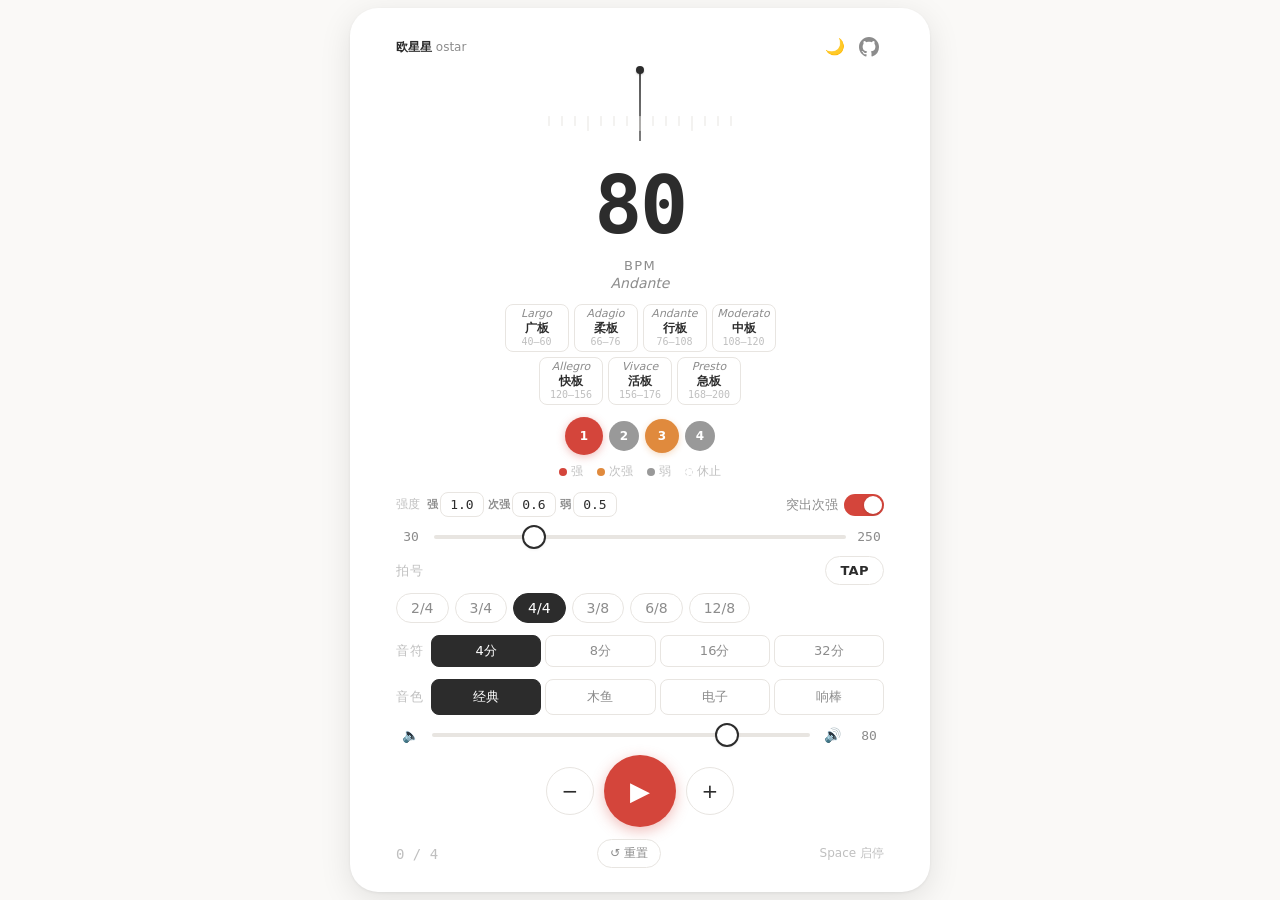
<file: index.html>
<!DOCTYPE html>
<html lang="zh-CN">
<head>
<meta charset="UTF-8">
<meta name="viewport" content="width=device-width, initial-scale=1.0">
<title>节拍器</title>
<link rel="stylesheet" href="assets/metronome.css">
</head>
<body>

<div class="metronome">
  <!-- Header -->
  <div class="metronome-header">
    <div class="metronome-author"><span>欧星星</span> ostar</div>
    <div style="display:flex;align-items:center;gap:4px;">
      <button class="metronome-theme" id="btnTheme" title="切换夜间模式" aria-label="切换夜间模式">🌙</button>
      <a class="metronome-github" href="https://github.com/ostar999/ostar-simple-metronome" target="_blank" rel="noopener" title="GitHub">
        <svg viewBox="0 0 24 24" xmlns="http://www.w3.org/2000/svg"><path d="M12 0C5.37 0 0 5.37 0 12c0 5.31 3.435 9.795 8.205 11.385.6.105.825-.255.825-.57 0-.285-.015-1.23-.015-2.235-3.015.555-3.795-.735-4.035-1.41-.135-.345-.72-1.41-1.23-1.695-.42-.225-1.02-.78-.015-.795.945-.015 1.62.87 1.845 1.23 1.08 1.815 2.805 1.305 3.495.99.105-.78.42-1.305.765-1.605-2.67-.3-5.46-1.335-5.46-5.925 0-1.305.465-2.385 1.23-3.225-.12-.3-.54-1.53.12-3.18 0 0 1.005-.315 3.3 1.23.96-.27 1.98-.405 3-.405s2.04.135 3 .405c2.295-1.56 3.3-1.23 3.3-1.23.66 1.65.24 2.88.12 3.18.765.84 1.23 1.905 1.23 3.225 0 4.605-2.805 5.625-5.475 5.925.435.375.81 1.095.81 2.22 0 1.605-.015 2.895-.015 3.3 0 .315.225.69.825.57A12.02 12.02 0 0 0 24 12c0-6.63-5.37-12-12-12z"/></svg>
      </a>
    </div>
  </div>

  <!-- Pendulum -->
  <div class="pendulum-stage">
    <div class="pendulum-pivot"></div>
    <div class="pendulum-arm" id="pendulumArm"></div>
    <div class="pendulum-weight"></div>
    <div class="scale-marks" id="scaleMarks"></div>
  </div>

  <!-- BPM -->
  <div class="bpm-section">
    <input type="number" class="bpm-value" id="bpmValue" value="80" min="30" max="250" inputmode="numeric">
    <div class="bpm-label">BPM</div>
    <div class="tempo-marking" id="tempoMarking">Andante</div>
    <button class="tempo-toggle" id="tempoToggle"><span class="arrow">▼</span> 速度预设</button>
    <div class="tempo-presets" id="tempoPresets">
      <div class="tempo-presets-row">
        <button class="btn-tempo-preset" data-bpm="50">
          <span class="preset-name">Largo</span><span class="preset-zh">广板</span><span class="preset-bpm">40–60</span>
        </button>
        <button class="btn-tempo-preset" data-bpm="72">
          <span class="preset-name">Adagio</span><span class="preset-zh">柔板</span><span class="preset-bpm">66–76</span>
        </button>
        <button class="btn-tempo-preset" data-bpm="84">
          <span class="preset-name">Andante</span><span class="preset-zh">行板</span><span class="preset-bpm">76–108</span>
        </button>
        <button class="btn-tempo-preset" data-bpm="108">
          <span class="preset-name">Moderato</span><span class="preset-zh">中板</span><span class="preset-bpm">108–120</span>
        </button>
      </div>
      <div class="tempo-presets-row">
        <button class="btn-tempo-preset" data-bpm="132">
          <span class="preset-name">Allegro</span><span class="preset-zh">快板</span><span class="preset-bpm">120–156</span>
        </button>
        <button class="btn-tempo-preset" data-bpm="152">
          <span class="preset-name">Vivace</span><span class="preset-zh">活板</span><span class="preset-bpm">156–176</span>
        </button>
        <button class="btn-tempo-preset" data-bpm="180">
          <span class="preset-name">Presto</span><span class="preset-zh">急板</span><span class="preset-bpm">168–200</span>
        </button>
      </div>
    </div>
  </div>

  <!-- Beat dots -->
  <div class="beat-section">
    <div class="beat-row" id="beatRow"></div>
    <div class="beat-legend">
      <span><span class="legend-dot ld-strong"></span>强</span>
      <span><span class="legend-dot ld-secondary"></span>次强</span>
      <span><span class="legend-dot ld-weak"></span>弱</span>
      <span><span class="legend-dot ld-rest"></span>休止</span>
    </div>
  </div>

  <!-- Gain inputs -->
  <div class="gain-row">
    <span class="gain-label">强度</span>
    <div class="gain-item">
      <span class="gain-tag">强</span>
      <input type="number" id="gainStrong" value="1.0" min="0" max="1" step="0.1">
    </div>
    <div class="gain-item">
      <span class="gain-tag">次强</span>
      <input type="number" id="gainSecondary" value="0.6" min="0" max="1" step="0.1">
    </div>
    <div class="gain-item">
      <span class="gain-tag">弱</span>
      <input type="number" id="gainWeak" value="0.5" min="0" max="1" step="0.1">
    </div>
    <div class="toggle-row gain-toggle">
      <span>突出次强</span>
      <div class="toggle-track on" id="toggleSecondary">
        <div class="toggle-thumb"></div>
      </div>
    </div>
  </div>

  <!-- BPM slider -->
  <div class="slider-row">
    <span class="slider-val">30</span>
    <input type="range" id="bpmSlider" min="30" max="250" value="80" step="1">
    <span class="slider-val">250</span>
  </div>

  <!-- Time signature quick -->
  <div class="ts-quick">
    <div style="display:flex;align-items:center;justify-content:space-between;margin-bottom:8px;">
      <span class="ts-label" style="margin-bottom:0;">拍号</span>
      <button class="btn btn-tap" id="btnTap" style="width:auto;height:auto;padding:6px 14px;font-size:13px;">TAP</button>
    </div>
    <div class="ts-buttons" id="tsButtons">
      <button class="btn-ts-quick" data-beats="2" data-denom="4" data-pattern="strong,weak">2/4</button>
      <button class="btn-ts-quick" data-beats="3" data-denom="4" data-pattern="strong,weak,weak">3/4</button>
      <button class="btn-ts-quick active" data-beats="4" data-denom="4" data-pattern="strong,weak,secondary,weak">4/4</button>
      <button class="btn-ts-quick" data-beats="3" data-denom="8" data-pattern="strong,weak,weak">3/8</button>
      <button class="btn-ts-quick" data-beats="6" data-denom="8" data-pattern="strong,weak,weak,secondary,weak,weak">6/8</button>
      <button class="btn-ts-quick" data-beats="12" data-denom="8" data-pattern="strong,weak,weak,secondary,weak,weak,secondary,weak,weak,secondary,weak,weak">12/8</button>
    </div>
  </div>

  <!-- Subdivision -->
  <div class="sub-row">
    <span class="sub-label">音符</span>
    <div class="sub-buttons" id="subButtons">
      <button class="btn-sub active" data-note="4">4分</button>
      <button class="btn-sub" data-note="8">8分</button>
      <button class="btn-sub" data-note="16">16分</button>
      <button class="btn-sub" data-note="32">32分</button>
    </div>
  </div>

  <!-- Sound + Volume -->
  <div class="sound-row">
    <span class="sound-label">音色</span>
    <div class="sound-options" id="soundOptions">
      <button class="btn-sound active" data-sound="classic">经典</button>
      <button class="btn-sound" data-sound="wood">木鱼</button>
      <button class="btn-sound" data-sound="digital">电子</button>
      <button class="btn-sound" data-sound="clave">响棒</button>
    </div>
  </div>
  <div class="slider-row">
    <span class="slider-label">🔈</span>
    <input type="range" id="volumeSlider" min="0" max="100" value="80" step="1">
    <span class="slider-label">🔊</span>
    <span class="slider-val" id="volumeVal">80</span>
  </div>

  <!-- Main controls -->
  <div class="main-controls">
    <button class="btn btn-sm" id="btnMinus" aria-label="减速">−</button>
    <button class="btn btn-play" id="btnPlay" aria-label="播放/暂停">
      <span id="playIcon">▶</span>
    </button>
    <button class="btn btn-sm" id="btnPlus" aria-label="加速">+</button>
  </div>

  <!-- Footer -->
  <div class="footer">
    <span class="beat-counter" id="beatCounter">0 / 4</span>
    <button class="btn-reset" id="btnReset">↺ 重置</button>
    <span class="hint">Space 启停</span>
  </div>
</div>

<script src="assets/metronome.js"></script>
</body>
</html>
</file>
<file: assets/metronome.css>
:root {
    --bg: #faf9f7;
    --surface: #ffffff;
    --text: #2c2c2c;
    --text-secondary: #8c8c8c;
    --text-muted: #bfbfbf;
    --accent: #d4453b;
    --accent-soft: #fce4e2;
    --secondary-accent: #e08a3d;
    --secondary-soft: #fef0e4;
    --weak: #999;
    --weak-soft: #f0f0f0;
    --rest: #ddd;
    --border: #e8e5e1;
    --shadow-sm: 0 1px 3px rgba(0,0,0,0.06);
    --shadow-md: 0 4px 16px rgba(0,0,0,0.08);
    --shadow-lg: 0 8px 32px rgba(0,0,0,0.10);
    --radius: 14px;
    --radius-sm: 8px;
    --radius-full: 999px;
    --transition: 0.15s ease;
  }

  [data-theme="dark"] {
    --bg: #1a1a1c;
    --surface: #252528;
    --text: #e8e8ea;
    --text-secondary: #e8e8ea;
    --text-muted: #d0d0d6;
    --accent: #e0554b;
    --accent-soft: #3a2020;
    --secondary-accent: #d48540;
    --secondary-soft: #3a2a1a;
    --weak: #6a6a6e;
    --weak-soft: #2a2a2e;
    --rest: #4a4a4e;
    --border: #3a3a3e;
    --shadow-sm: 0 1px 3px rgba(0,0,0,0.3);
    --shadow-md: 0 4px 16px rgba(0,0,0,0.35);
    --shadow-lg: 0 8px 32px rgba(0,0,0,0.4);
    color-scheme: dark;
  }
  [data-theme="dark"] .bpm-value:hover,
  [data-theme="dark"] .bpm-value:focus { background: #2a2a2e; }
  [data-theme="dark"] .btn:active { background: #2a2a2e; }
  [data-theme="dark"] .btn-sound.active,
  [data-theme="dark"] .btn-ts-quick.active,
  [data-theme="dark"] .btn-sub.active { color: #1a1a1c; }
  [data-theme="dark"] .btn-play.playing { background: #e8e8ea; color: #1a1a1c; }
  [data-theme="dark"] .gain-item input[type="number"]:disabled,
  [data-theme="dark"] .btn-sub:disabled { background: #1e1e20; }
  [data-theme="dark"] .metronome-github:hover { background: #2a2a2e; }
  [data-theme="dark"] .btn:hover { border-color: #555; }
  [data-theme="dark"] .btn-ts-quick:hover,
  [data-theme="dark"] .btn-sound:hover { border-color: #555; }

  * { margin: 0; padding: 0; box-sizing: border-box; }

  body {
    display: flex;
    align-items: center;
    justify-content: center;
    height: 100vh;
    height: 100dvh;
    padding: 8px;
    background: var(--bg);
    font-family: -apple-system, BlinkMacSystemFont, "SF Pro Display", "Segoe UI", system-ui, sans-serif;
    -webkit-font-smoothing: antialiased;
    user-select: none;
    -webkit-user-select: none;
    -webkit-tap-highlight-color: transparent;
    overflow: hidden;
  }

  .metronome {
    width: 480px;
    max-width: calc(100vw - 24px);
    background: var(--surface);
    border-radius: 28px;
    box-shadow: var(--shadow-lg), var(--shadow-sm);
    padding: 12px 30px 12px;
    display: flex;
    flex-direction: column;
    align-items: center;
    gap: 5px;
    max-height: calc(100vh - 16px);
    max-height: calc(100dvh - 16px);
  }
  .pendulum-stage { display: none; }
  .bpm-value { font-size: 52px; width: 150px; padding: 2px 4px; }
  .bpm-label { font-size: 11px; }
  .tempo-marking { margin-top: 0; font-size: 12px; min-height: 14px; }
  .tempo-presets { margin-top: 4px; gap: 3px; }
  .tempo-presets-row { gap: 3px; }
  .btn-tempo-preset { width: 56px; height: 36px; padding: 3px 4px; }
  .btn-tempo-preset .preset-name { font-size: 8px; }
  .btn-tempo-preset .preset-zh { font-size: 10px; }
  .btn-tempo-preset .preset-bpm { font-size: 8px; }
  .beat-row { gap: 4px; }
  .beat-dot { width: 26px; height: 26px; font-size: 10px; }
  .beat-dot.state-strong { width: 28px; height: 28px; }
  .beat-dot.state-secondary { width: 26px; height: 26px; }
  .beat-dot.state-weak,
  .beat-dot.state-rest { width: 22px; height: 22px; }
  .beat-legend { margin-top: 4px; font-size: 10px; gap: 10px; }
  .gain-row { gap: 3px; }
  .gain-label { font-size: 10px; }
  .gain-tag { font-size: 10px; }
  .gain-item input[type="number"] { width: 34px; font-size: 11px; padding: 3px 1px; }
  .toggle-row { gap: 4px; font-size: 11px; }
  .toggle-track { width: 36px; height: 20px; border-radius: 10px; }
  .toggle-thumb { width: 16px; height: 16px; }
  .toggle-track.on .toggle-thumb { transform: translateX(16px); }
  .btn-play { width: 58px; height: 58px; font-size: 22px; }
  .btn-sm { width: 42px; height: 42px; font-size: 18px; }
  .ts-label { font-size: 11px; margin-bottom: 4px; }
  .ts-buttons { gap: 4px; }
  .btn-ts-quick { padding: 4px 10px; font-size: 12px; }
  .sub-label { font-size: 10px; }
  .sub-buttons { gap: 3px; }
  .btn-sub { padding: 4px 3px; font-size: 11px; }
  .sound-label { font-size: 10px; }
  .sound-options { gap: 3px; }
  .btn-sound { padding: 5px 3px; font-size: 11px; }
  .slider-row { gap: 4px; }
  .slider-label { font-size: 12px; min-width: 22px; }
  .slider-val { font-size: 11px; min-width: 24px; }
  .footer { font-size: 10px; }
  .beat-counter { font-size: 11px; }
  .btn-reset { font-size: 10px; padding: 3px 10px; }
  .hint { font-size: 10px; }
  .metronome-author { font-size: 11px; }
  .metronome-header { margin-bottom: -4px; }
  .metronome-github { width: 26px; height: 26px; }
  .metronome-github svg { width: 18px; height: 18px; }
  .metronome-theme { width: 26px; height: 26px; font-size: 14px; }
  .scale-marks { display: none; }

  @media (min-width: 700px) and (min-height: 800px) {
    .metronome { width: 520px; padding: 18px 40px 18px; gap: 9px; }
    .pendulum-stage { display: flex; width: 150px; height: 120px; }
    .pendulum-arm { height: 92px; }
    .pendulum-weight { top: 70px; width: 24px; height: 28px; margin-left: -12px; }
    .bpm-value { font-size: 72px; width: 200px; }
    .bpm-label { font-size: 13px; }
    .tempo-marking { font-size: 14px; }
    .btn-play { width: 72px; height: 72px; font-size: 26px; }
    .btn-sm { width: 50px; height: 50px; font-size: 20px; }
    .beat-dot { width: 32px; height: 32px; font-size: 12px; }
    .beat-dot.state-strong { width: 36px; height: 36px; }
    .beat-dot.state-secondary { width: 32px; height: 32px; }
    .beat-dot.state-weak,
    .beat-dot.state-rest { width: 28px; height: 28px; }
    .beat-legend { font-size: 12px; }
    .btn-tempo-preset { width: 66px; height: 46px; }
    .btn-tempo-preset .preset-name { font-size: 10px; }
    .btn-tempo-preset .preset-zh { font-size: 12px; }
    .btn-tempo-preset .preset-bpm { font-size: 9px; }
    .gain-item input[type="number"] { width: 40px; font-size: 13px; }
    .toggle-row { font-size: 13px; }
    .btn-ts-quick { font-size: 13px; }
    .btn-sub { font-size: 12px; }
    .btn-sound { font-size: 12px; }
    .footer { font-size: 12px; }
    .beat-counter { font-size: 13px; }
    .metronome-author { font-size: 12px; }
  }

  @media (min-width: 900px) and (min-height: 900px) {
    .metronome { width: 580px; padding: 24px 46px 24px; gap: 12px; }
    .pendulum-stage { display: flex; width: 180px; height: 145px; }
    .pendulum-arm { height: 110px; }
    .pendulum-weight { top: 85px; width: 26px; height: 32px; margin-left: -13px; }
    .bpm-value { font-size: 84px; width: 220px; }
    .bpm-label { font-size: 14px; }
    .tempo-marking { font-size: 15px; }
    .btn-play { width: 80px; height: 80px; font-size: 28px; }
    .btn-sm { width: 54px; height: 54px; font-size: 22px; }
    .beat-dot { width: 36px; height: 36px; }
    .beat-dot.state-strong { width: 40px; height: 40px; }
    .beat-dot.state-secondary { width: 36px; height: 36px; }
    .beat-dot.state-weak,
    .beat-dot.state-rest { width: 32px; height: 32px; }
    .btn-tempo-preset { width: 72px; height: 50px; }
    .btn-tempo-preset .preset-name { font-size: 11px; }
    .btn-tempo-preset .preset-zh { font-size: 13px; }
    .btn-tempo-preset .preset-bpm { font-size: 10px; }
    .gain-item input[type="number"] { width: 42px; font-size: 14px; }
    .gain-label { font-size: 12px; }
    .gain-tag { font-size: 12px; }
    .ts-label { font-size: 13px; }
    .sub-label { font-size: 12px; }
    .sound-label { font-size: 12px; }
    .slider-label { font-size: 14px; }
  }

  /* ── Header ── */
  .metronome-header {
    width: 100%;
    display: flex;
    align-items: center;
    justify-content: space-between;
    margin-bottom: -8px;
  }
  .metronome-author {
    font-size: 12px;
    font-weight: 500;
    color: var(--text-secondary);
  }
  .metronome-author span {
    font-weight: 700;
    color: var(--text);
  }
  .metronome-github {
    display: flex;
    align-items: center;
    justify-content: center;
    width: 30px; height: 30px;
    border-radius: 50%;
    color: var(--text-secondary);
    transition: color var(--transition), background var(--transition);
  }
  .metronome-github:hover {
    color: var(--text);
    background: #f0f0ed;
  }
  .metronome-github svg {
    width: 20px; height: 20px;
    fill: currentColor;
  }
  .metronome-theme {
    display: flex;
    align-items: center;
    justify-content: center;
    width: 30px; height: 30px;
    border-radius: 50%;
    border: none;
    background: transparent;
    color: var(--text-secondary);
    cursor: pointer;
    font-size: 16px;
    transition: color var(--transition), background var(--transition);
    font-family: inherit;
    line-height: 1;
  }
  .metronome-theme:hover {
    color: var(--text);
    background: #f0f0ed;
  }
  [data-theme="dark"] .metronome-theme:hover { background: #2a2a2e; }

  /* ── Pendulum ── */
  .pendulum-stage {
    position: relative;
    width: 190px;
    height: 160px;
    display: flex;
    align-items: flex-start;
    justify-content: center;
    overflow: hidden;
  }
  .pendulum-pivot {
    position: absolute;
    top: 0;
    width: 8px; height: 8px;
    background: var(--text);
    border-radius: 50%;
    z-index: 2;
    box-shadow: 0 1px 2px rgba(0,0,0,0.2);
  }
  .pendulum-arm {
    position: absolute;
    top: 5px;
    width: 2px; height: 120px;
    background: linear-gradient(to bottom, #555, #999);
    transform-origin: top center;
    border-radius: 1px;
  }
  .pendulum-weight {
    position: absolute;
    top: 95px;
    width: 26px; height: 32px;
    background: linear-gradient(135deg, #c4956a, #a0724a);
    border-radius: 5px;
    margin-left: -13px; left: 50%;
    box-shadow: 0 2px 8px rgba(0,0,0,0.18), inset 0 1px 0 rgba(255,255,255,0.3);
  }
  .pendulum-weight::after {
    content: '';
    position: absolute;
    inset: 4px;
    border: 1.5px solid rgba(255,255,255,0.25);
    border-radius: 3px;
  }
  .scale-marks {
    position: absolute;
    bottom: 10px; left: 50%;
    transform: translateX(-50%);
    display: flex; gap: 12px; z-index: 0;
  }
  .scale-mark {
    width: 1px; height: 10px;
    background: var(--border);
    border-radius: 0.5px;
  }
  .scale-mark:nth-child(4n+1) { height: 15px; }

  /* ── BPM ── */
  .bpm-section { text-align: center; line-height: 1; }
  .bpm-value {
    font-size: 80px;
    font-weight: 600;
    color: var(--text);
    letter-spacing: -0.03em;
    font-variant-numeric: tabular-nums;
    font-family: "SF Mono", "JetBrains Mono", "Fira Code", monospace;
    width: 200px;
    text-align: center;
    border: 2px solid transparent;
    border-radius: var(--radius-sm);
    background: transparent;
    outline: none;
    padding: 4px 8px;
    transition: border-color var(--transition), background var(--transition);
    caret-color: var(--accent);
  }
  .bpm-value:hover { background: #fafaf8; }
  .bpm-value:focus { border-color: var(--text); background: #fafaf8; }
  .bpm-value::-webkit-outer-spin-button,
  .bpm-value::-webkit-inner-spin-button { -webkit-appearance: none; margin: 0; }
  .bpm-value[type=number] { -moz-appearance: textfield; }

  .bpm-label {
    display: block;
    font-size: 13px; font-weight: 500;
    color: var(--text-secondary);
    text-transform: uppercase; letter-spacing: 0.1em;
    margin-top: 1px;
  }
  .tempo-marking {
    display: block;
    font-size: 14px; color: var(--text-secondary);
    margin-top: 4px; font-style: italic;
    min-height: 18px;
  }

  /* ── Tempo presets toggle (mobile) ── */
  .tempo-toggle {
    display: none;
    align-items: center;
    gap: 4px;
    font-size: 13px;
    font-weight: 500;
    color: var(--text-secondary);
    cursor: pointer;
    padding: 4px 10px;
    border: 1.5px solid var(--border);
    border-radius: var(--radius-full);
    background: var(--surface);
    font-family: inherit;
    margin-top: 6px;
    transition: all var(--transition);
  }
  .tempo-toggle:hover { border-color: #ccc; color: var(--text); }
  .tempo-toggle .arrow { transition: transform 0.2s ease; font-size: 10px; }
  .tempo-toggle.open .arrow { transform: rotate(180deg); }

  /* ── Tempo presets ── */
  .tempo-presets {
    display: flex;
    flex-direction: column;
    align-items: center;
    gap: 5px;
    margin-top: 10px;
    width: 100%;
    overflow: hidden;
    transition: max-height 0.3s ease, opacity 0.3s ease, margin 0.3s ease;
  }
  .tempo-presets.collapsed {
    max-height: 0;
    opacity: 0;
    margin-top: 0;
    pointer-events: none;
  }
  .tempo-presets-row {
    display: flex;
    justify-content: center;
    gap: 5px;
    width: 100%;
  }
  .btn-tempo-preset {
    display: flex;
    flex-direction: column;
    align-items: center;
    justify-content: center;
    width: 64px;
    height: 48px;
    padding: 4px 6px;
    font-family: inherit;
    border: 1.5px solid var(--border);
    border-radius: var(--radius-sm);
    background: var(--surface);
    color: var(--text-secondary);
    cursor: pointer;
    transition: all var(--transition);
    outline: none;
    -webkit-tap-highlight-color: transparent;
    line-height: 1.25;
    flex: none;
  }
  .btn-tempo-preset:hover { border-color: #ccc; color: var(--text); }
  .btn-tempo-preset:active { transform: scale(0.96); }
  .btn-tempo-preset .preset-name {
    font-size: 11px;
    font-style: italic;
    font-weight: 500;
  }
  .btn-tempo-preset .preset-zh {
    font-size: 12px;
    font-weight: 600;
    color: var(--text);
  }
  .btn-tempo-preset .preset-bpm {
    font-size: 10px;
    color: var(--text-muted);
    font-variant-numeric: tabular-nums;
    font-family: "SF Mono", "JetBrains Mono", "Fira Code", monospace;
  }

  /* ── Beat row ── */
  .beat-section { width: 100%; }
  .beat-row {
    display: flex;
    align-items: center;
    justify-content: center;
    gap: 6px;
    flex-wrap: wrap;
  }
  .beat-dot {
    width: 34px; height: 34px;
    border-radius: 50%;
    cursor: pointer;
    display: flex;
    align-items: center;
    justify-content: center;
    font-size: 12px;
    font-weight: 600;
    color: #fff;
    transition: all var(--transition);
    position: relative;
    flex-shrink: 0;
  }
  .beat-dot::after {
    content: attr(data-label);
    position: absolute;
    bottom: -16px;
    font-size: 10px;
    color: var(--text-muted);
    white-space: nowrap;
    opacity: 0;
    transition: opacity var(--transition);
  }
  .beat-dot:hover::after { opacity: 1; }
  .beat-dot:active { transform: scale(0.9); }

  /* beat state styles */
  .beat-dot.state-strong {
    background: var(--accent);
    width: 38px; height: 38px;
    box-shadow: 0 2px 8px rgba(212,69,59,0.35);
  }
  .beat-dot.state-secondary {
    background: var(--secondary-accent);
    width: 34px; height: 34px;
    box-shadow: 0 2px 6px rgba(224,138,61,0.3);
  }
  .beat-dot.state-weak {
    background: var(--weak);
    width: 30px; height: 30px;
  }
  .beat-dot.state-rest {
    background: transparent;
    border: 2px dashed var(--rest);
    color: var(--text-muted);
    width: 30px; height: 30px;
  }
  /* active glow */
  .beat-dot.active {
    outline: 3px solid rgba(0,0,0,0.15);
    outline-offset: 4px;
  }
  .beat-dot.state-strong.active {
    outline-color: rgba(212,69,59,0.4);
  }
  /* sub-beat dot */
  .beat-dot.sub-dot {
    width: 10px; height: 10px;
    background: var(--border);
    color: transparent;
    cursor: default;
    font-size: 0;
    align-self: center;
  }
  .beat-dot.sub-dot.active {
    background: var(--text-secondary);
  }

  .beat-legend {
    display: flex;
    justify-content: center;
    gap: 14px;
    margin-top: 8px;
    font-size: 12px;
    color: var(--text-muted);
  }
  .beat-legend span { display: flex; align-items: center; gap: 4px; }
  .legend-dot {
    width: 8px; height: 8px;
    border-radius: 50%;
    display: inline-block;
  }
  .legend-dot.ld-strong { background: var(--accent); }
  .legend-dot.ld-secondary { background: var(--secondary-accent); }
  .legend-dot.ld-weak { background: var(--weak); }
  .legend-dot.ld-rest { background: transparent; border: 1.5px dashed var(--rest); }

  /* ── Slider row ── */
  .slider-row {
    width: 100%;
    display: flex;
    align-items: center;
    gap: 8px;
  }
  .slider-row input[type="range"] {
    flex: 1;
    -webkit-appearance: none;
    appearance: none;
    height: 4px;
    border-radius: 2px;
    background: var(--border);
    outline: none;
    cursor: pointer;
  }
  .slider-row input[type="range"]::-webkit-slider-thumb {
    -webkit-appearance: none;
    width: 24px; height: 24px;
    border-radius: 50%;
    background: var(--surface);
    border: 2px solid var(--text);
    cursor: pointer;
    box-shadow: var(--shadow-sm);
  }
  .slider-row input[type="range"]::-webkit-slider-thumb:active {
    transform: scale(1.12);
  }
  .slider-label {
    font-size: 14px;
    font-weight: 500;
    color: var(--text-secondary);
    white-space: nowrap;
    min-width: 28px;
    text-align: center;
  }
  .slider-val {
    font-size: 13px;
    font-weight: 500;
    color: var(--text-secondary);
    min-width: 30px;
    text-align: center;
    font-variant-numeric: tabular-nums;
    font-family: "SF Mono", "JetBrains Mono", "Fira Code", monospace;
  }

  /* ── Time sig quick buttons ── */
  .ts-quick {
    width: 100%;
  }
  .ts-label {
    font-size: 13px;
    font-weight: 500;
    color: var(--text-muted);
    margin-bottom: 6px;
    letter-spacing: 0.04em;
  }
  .ts-buttons {
    display: flex;
    flex-wrap: wrap;
    gap: 6px;
  }
  .btn-ts-quick {
    padding: 6px 14px;
    font-size: 14px;
    font-weight: 500;
    border: 1.5px solid var(--border);
    border-radius: var(--radius-full);
    background: var(--surface);
    color: var(--text-secondary);
    cursor: pointer;
    font-family: inherit;
    font-variant-numeric: tabular-nums;
    transition: all var(--transition);
    outline: none;
    -webkit-tap-highlight-color: transparent;
  }
  .btn-ts-quick:hover {
    border-color: #ccc;
    color: var(--text);
  }
  .btn-ts-quick.active {
    background: var(--text);
    color: #fff;
    border-color: var(--text);
  }

  /* ── Subdivision selector ── */
  .sub-row {
    width: 100%;
    display: flex;
    align-items: center;
    gap: 8px;
  }
  .sub-label {
    font-size: 13px;
    font-weight: 500;
    color: var(--text-muted);
    letter-spacing: 0.04em;
    white-space: nowrap;
  }
  .sub-buttons {
    display: flex;
    gap: 4px;
    flex: 1;
  }
  .btn-sub {
    flex: 1;
    padding: 6px 4px;
    font-size: 13px;
    font-weight: 500;
    border: 1.5px solid var(--border);
    border-radius: var(--radius-sm);
    background: var(--surface);
    color: var(--text-secondary);
    cursor: pointer;
    font-family: inherit;
    transition: all var(--transition);
    outline: none;
    text-align: center;
    -webkit-tap-highlight-color: transparent;
  }
  .btn-sub:hover { border-color: #ccc; color: var(--text); }
  .btn-sub.active {
    background: var(--text);
    color: #fff;
    border-color: var(--text);
  }
  .btn-sub:disabled {
    background: #f5f5f3;
    color: var(--text-muted);
    cursor: not-allowed;
    opacity: 0.5;
  }

  /* ── Sound selector ── */
  .sound-row {
    width: 100%;
    display: flex;
    align-items: center;
    gap: 8px;
  }
  .sound-label {
    font-size: 13px;
    font-weight: 500;
    color: var(--text-muted);
    letter-spacing: 0.04em;
    white-space: nowrap;
  }
  .sound-options {
    display: flex;
    gap: 4px;
    flex: 1;
  }
  .btn-sound {
    flex: 1;
    padding: 8px 4px;
    font-size: 13px;
    font-weight: 500;
    border: 1.5px solid var(--border);
    border-radius: var(--radius-sm);
    background: var(--surface);
    color: var(--text-secondary);
    cursor: pointer;
    font-family: inherit;
    transition: all var(--transition);
    outline: none;
    text-align: center;
    -webkit-tap-highlight-color: transparent;
  }
  .btn-sound:hover { border-color: #ccc; color: var(--text); }
  .btn-sound.active {
    background: var(--text);
    color: #fff;
    border-color: var(--text);
  }

  /* ── Toggle switch ── */
  .toggle-row {
    display: flex;
    align-items: center;
    gap: 6px;
    font-size: 13px;
    font-weight: 500;
    color: var(--text-secondary);
  }
  .toggle-track {
    width: 40px; height: 22px;
    border-radius: 11px;
    background: var(--border);
    cursor: pointer;
    position: relative;
    transition: background var(--transition);
    flex-shrink: 0;
  }
  .toggle-track.on {
    background: var(--accent);
  }
  .toggle-thumb {
    width: 18px; height: 18px;
    border-radius: 50%;
    background: #fff;
    position: absolute;
    top: 2px; left: 2px;
    transition: transform var(--transition);
    box-shadow: 0 1px 3px rgba(0,0,0,0.15);
  }
  .toggle-track.on .toggle-thumb {
    transform: translateX(18px);
  }

  /* ── Gain inputs ── */
  .gain-row {
    display: flex;
    align-items: center;
    gap: 4px;
    width: 100%;
  }
  .gain-label {
    font-size: 12px;
    font-weight: 500;
    color: var(--text-muted);
    letter-spacing: 0.04em;
    white-space: nowrap;
    margin-right: 2px;
  }
  .gain-item {
    display: flex;
    align-items: center;
    gap: 2px;
  }
  .gain-tag {
    font-size: 11px;
    font-weight: 600;
    color: var(--text-secondary);
    white-space: nowrap;
  }
  .gain-item input[type="number"] {
    width: 44px;
    padding: 4px 2px;
    font-size: 13px;
    font-weight: 500;
    font-family: "SF Mono", "JetBrains Mono", "Fira Code", monospace;
    font-variant-numeric: tabular-nums;
    text-align: center;
    border: 1.5px solid var(--border);
    border-radius: var(--radius-sm);
    background: var(--surface);
    color: var(--text);
    outline: none;
    transition: border-color var(--transition);
    -moz-appearance: textfield;
  }
  .gain-item input[type="number"]::-webkit-outer-spin-button,
  .gain-item input[type="number"]::-webkit-inner-spin-button {
    display: none;
  }
  .gain-item input[type="number"]:focus {
    border-color: var(--text);
  }
  .gain-item input[type="number"]:disabled {
    background: #f5f5f3;
    color: var(--text-muted);
    cursor: not-allowed;
  }

  .gain-toggle {
    margin-left: auto;
    flex-shrink: 0;
  }

  /* ── Main controls ── */
  .main-controls {
    display: flex;
    align-items: center;
    gap: 10px;
    width: 100%;
    justify-content: center;
  }
  .btn {
    display: inline-flex;
    align-items: center;
    justify-content: center;
    border: 1.5px solid var(--border);
    background: var(--surface);
    border-radius: var(--radius-full);
    cursor: pointer;
    font-family: inherit;
    font-size: 15px;
    font-weight: 500;
    color: var(--text);
    transition: all var(--transition);
    outline: none;
    -webkit-tap-highlight-color: transparent;
  }
  .btn:active { transform: scale(0.96); background: #f5f5f3; }
  .btn-play {
    width: 72px; height: 72px;
    border-radius: 50%;
    font-size: 26px;
    border: none;
    background: var(--accent);
    color: #fff;
    box-shadow: 0 4px 14px rgba(212,69,59,0.35);
    flex-shrink: 0;
  }
  .btn-play:active { transform: scale(0.94); box-shadow: 0 2px 8px rgba(212,69,59,0.3); }
  .btn-play.playing { background: #2c2c2c; box-shadow: 0 4px 14px rgba(0,0,0,0.2); }
  .btn-sm {
    width: 48px; height: 48px;
    font-size: 20px; font-weight: 400;
  }
  .btn-tap {
    width: 48px; height: 48px;
    font-size: 13px; font-weight: 600;
    letter-spacing: 0.03em;
  }

  /* ── Footer ── */
  .footer {
    display: flex;
    width: 100%;
    justify-content: space-between;
    align-items: center;
    font-size: 13px;
    color: var(--text-muted);
  }
  .beat-counter {
    font-variant-numeric: tabular-nums;
    font-family: "SF Mono", "JetBrains Mono", "Fira Code", monospace;
    font-size: 14px;
  }
  .hint { color: var(--text-muted); font-size: 12px; }
  .btn-reset {
    padding: 5px 12px;
    font-size: 12px;
    font-weight: 500;
    border: 1.5px solid var(--border);
    border-radius: var(--radius-full);
    background: var(--surface);
    color: var(--text-secondary);
    cursor: pointer;
    font-family: inherit;
    transition: all var(--transition);
    outline: none;
    -webkit-tap-highlight-color: transparent;
  }
  .btn-reset:hover { border-color: var(--accent); color: var(--accent); }
  .btn-reset:active { transform: scale(0.95); background: var(--accent-soft); }

  /* ── Divider ── */
  .divider {
    width: 100%;
    height: 1px;
    background: var(--border);
    margin: -4px 0;
  }

  /* ── Responsive ── */
  @media (max-width: 460px) {
    .metronome { width: calc(100vw - 12px); padding: 20px 18px 16px; gap: 11px; border-radius: 22px; }
    .pendulum-stage { display: none; }
    .bpm-value { font-size: 54px; width: 150px; }
    .bpm-section { gap: 0; }
    .bpm-label { font-size: 12px; }
    .tempo-marking { margin-top: 2px; font-size: 14px; min-height: 18px; }
    .tempo-toggle { display: inline-flex; font-size: 13px; padding: 5px 12px; }
    .tempo-presets { margin-top: 8px; gap: 5px; }
    .tempo-presets-row { gap: 5px; flex-wrap: wrap; }
    .btn-tempo-preset { width: 82px; height: 46px; padding: 5px 6px; }
    .btn-tempo-preset .preset-name { font-size: 10px; }
    .btn-tempo-preset .preset-zh { font-size: 12px; }
    .btn-tempo-preset .preset-bpm { font-size: 10px; }
    .beat-row { gap: 5px; }
    .beat-dot { width: 26px; height: 26px; font-size: 11px; }
    .beat-dot.state-strong { width: 28px; height: 28px; }
    .beat-dot.state-secondary { width: 26px; height: 26px; }
    .beat-dot.state-weak,
    .beat-dot.state-rest { width: 22px; height: 22px; }
    .beat-dot::after { bottom: -14px; font-size: 9px; }
    .beat-legend { margin-top: 7px; font-size: 12px; gap: 12px; }
    .gain-row { gap: 4px; }
    .gain-label { font-size: 11px; }
    .gain-tag { font-size: 11px; }
    .gain-item input[type="number"] { width: 38px; font-size: 12px; padding: 4px 2px; }
    .toggle-row { font-size: 12px; gap: 5px; }
    .toggle-track { width: 38px; height: 22px; border-radius: 11px; }
    .toggle-thumb { width: 18px; height: 18px; }
    .toggle-track.on .toggle-thumb { transform: translateX(16px); }
    .slider-row { gap: 5px; }
    .slider-label { font-size: 14px; min-width: 24px; }
    .slider-val { font-size: 12px; min-width: 26px; }
    .ts-quick { margin-top: 0; }
    .ts-label { font-size: 12px; margin-bottom: 5px; }
    .ts-buttons { gap: 5px; }
    .btn-ts-quick { padding: 5px 10px; font-size: 12px; }
    .sub-row { gap: 5px; }
    .sub-label { font-size: 11px; }
    .sub-buttons { gap: 4px; }
    .btn-sub { padding: 5px 4px; font-size: 12px; }
    .sound-row { gap: 5px; }
    .sound-label { font-size: 11px; }
    .sound-options { gap: 4px; }
    .btn-sound { padding: 6px 4px; font-size: 12px; }
    .btn-play { width: 58px; height: 58px; font-size: 22px; }
    .btn-sm { width: 44px; height: 44px; font-size: 18px; }
    .btn-tap { width: auto; height: auto; padding: 6px 12px; font-size: 12px; }
    .footer { font-size: 11px; gap: 4px; justify-content: center; }
    .beat-counter { font-size: 12px; }
    .hint { display: none; }
    .btn-reset { font-size: 11px; padding: 4px 12px; }
    .metronome-header { margin-bottom: -2px; }
    .metronome-author { font-size: 12px; }
    .divider { display: none; }
    .main-controls { gap: 8px; }
  }

  @media (max-width: 380px) {
    .metronome { width: 100vw; border-radius: 0; padding: 14px 12px 12px; gap: 8px; }
    .bpm-value { font-size: 44px; width: 120px; }
    .bpm-label { font-size: 11px; }
    .tempo-marking { font-size: 12px; }
    .tempo-toggle { font-size: 12px; padding: 4px 10px; }
    .tempo-presets { margin-top: 5px; gap: 4px; }
    .tempo-presets-row { gap: 4px; }
    .btn-tempo-preset { width: 72px; height: 42px; padding: 4px 5px; }
    .btn-tempo-preset .preset-name { font-size: 9px; }
    .btn-tempo-preset .preset-zh { font-size: 11px; }
    .btn-tempo-preset .preset-bpm { font-size: 9px; }
    .beat-dot { width: 22px; height: 22px; font-size: 10px; }
    .beat-dot.state-strong { width: 24px; height: 24px; }
    .beat-dot.state-secondary { width: 22px; height: 22px; }
    .beat-dot.state-weak,
    .beat-dot.state-rest { width: 18px; height: 18px; }
    .beat-dot::after { bottom: -12px; font-size: 8px; }
    .beat-legend { font-size: 11px; gap: 10px; margin-top: 5px; }
    .gain-item input[type="number"] { width: 34px; font-size: 11px; }
    .btn-play { width: 52px; height: 52px; font-size: 20px; }
    .btn-sm { width: 40px; height: 40px; font-size: 16px; }
    .btn-ts-quick { padding: 4px 8px; font-size: 11px; }
    .btn-sub { padding: 4px 3px; font-size: 11px; }
    .btn-sound { padding: 5px 3px; font-size: 11px; }
    .btn-tap { padding: 5px 10px; font-size: 11px; }
    .footer { font-size: 10px; }
    .beat-counter { font-size: 11px; }
    .btn-reset { font-size: 10px; padding: 3px 10px; }
    .metronome-author { font-size: 11px; }
  }
</file>
